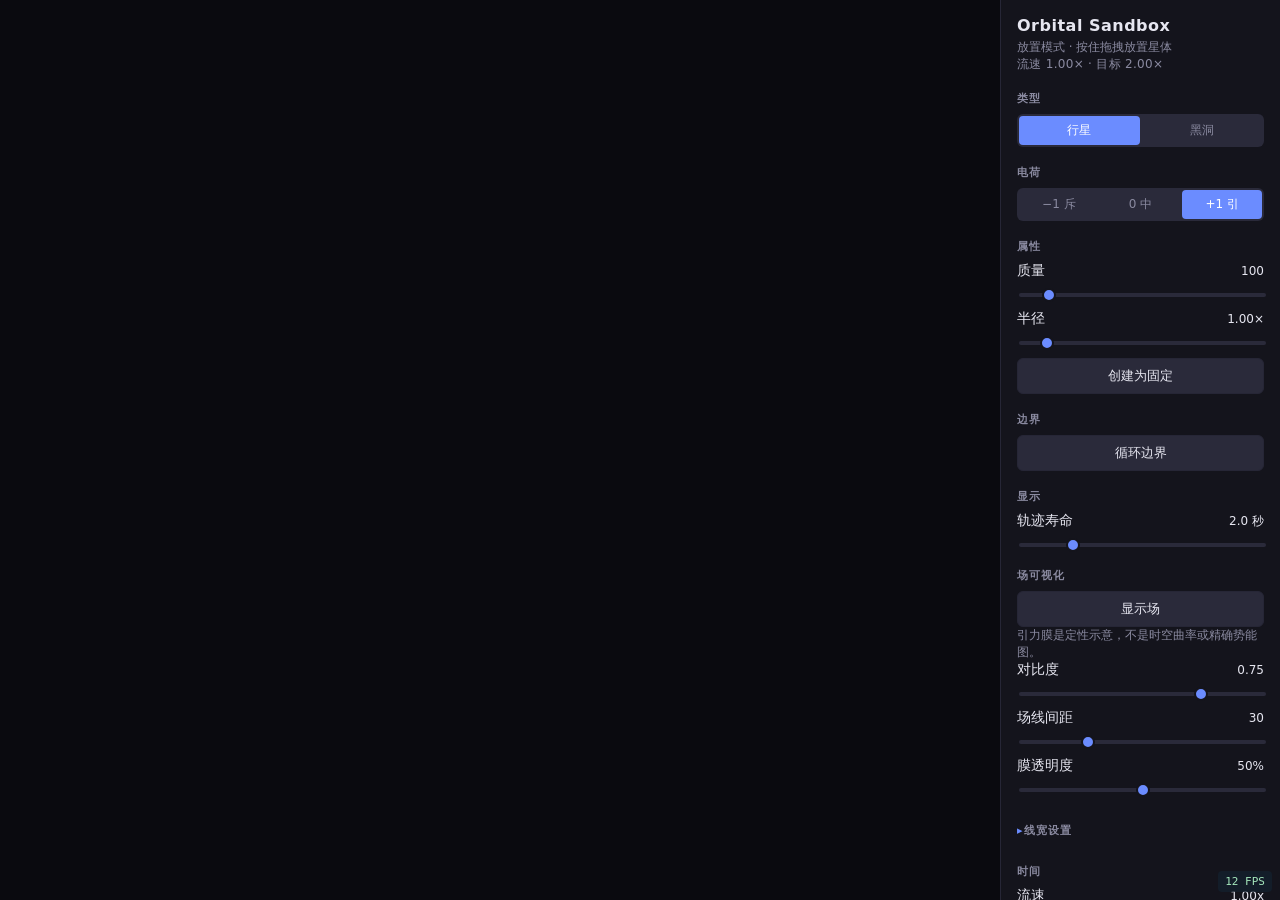
<file: index.html>
<!DOCTYPE html>
<html lang="zh-CN">
<head>
  <meta charset="UTF-8" />
  <meta name="viewport" content="width=device-width, initial-scale=1.0" />
  <title>Orbital Sandbox</title>
  <link rel="stylesheet" href="styles.css" />
</head>
<body>
  <div id="app">
    <div id="stage-wrap">
      <!-- V9.0b: single WebGL 2 canvas. renderer-webgl.js draws background,
           trail FBO, entity sprites + 9-ghost wrap mirrors (drawScene), and
           the UI overlay layers — hover ghost, drag preview, prediction
           line, selection ring, absorbing fallback (drawUI). -->
      <canvas id="stage" aria-label="重力场沙盒画布"></canvas>
      <!-- Shown if WebGL 2 is unavailable; renderer-webgl.js sets text + un-hides. -->
      <div id="webgl-error" role="alert" hidden></div>
    </div>

    <aside id="panel" aria-label="控制面板">
      <header class="panel-header">
        <h1>Orbital Sandbox</h1>
        <p class="hint" id="mode-hint">放置模式 · 按住拖拽放置星体</p>
        <p class="hint header-time" id="header-time">流速 1.00× · 目标 2.00×</p>
      </header>

      <section class="group">
        <h2>类型</h2>
        <div class="seg" role="radiogroup" aria-label="实体类型">
          <button class="seg-btn active" data-type="planet" role="radio" aria-checked="true">行星</button>
          <button class="seg-btn" data-type="black_hole" role="radio" aria-checked="false">黑洞</button>
        </div>
      </section>

      <section class="group">
        <h2>电荷</h2>
        <div class="seg" role="radiogroup" aria-label="电荷态">
          <button class="seg-btn" data-charge="-1" role="radio" aria-checked="false">−1 斥</button>
          <button class="seg-btn" data-charge="0" role="radio" aria-checked="false">0 中</button>
          <button class="seg-btn active" data-charge="1" role="radio" aria-checked="true">+1 引</button>
        </div>
      </section>

      <section class="group">
        <h2>属性</h2>
        <label>
          <span class="row"><span>质量</span><span class="val" id="mass-val">100</span></span>
          <input type="range" id="mass" min="1" max="1000" step="1" value="100" />
        </label>
        <label>
          <span class="row"><span>半径</span><span class="val" id="radius-val">1.00×</span></span>
          <input type="range" id="radius" min="0.1" max="10" step="0.05" value="1" />
        </label>
        <div class="btn-row" style="margin-top: 8px;">
          <button id="pending-pin-btn" class="btn" type="button">创建为固定</button>
        </div>
      </section>

      <section class="group">
        <h2>边界</h2>
        <div class="btn-row">
          <button id="boundary-btn" class="btn" type="button">循环边界</button>
        </div>
      </section>

      <section class="group">
        <h2>显示</h2>
        <label>
          <span class="row"><span>轨迹寿命</span><span class="val" id="trail-val">2.0 秒</span></span>
          <input type="range" id="trail" min="0" max="500" step="1" value="100" />
        </label>
      </section>

      <!-- V9.1: gravitational field visualization. Default OFF → drawField is
           gated by state.showField, so zero GPU cost when hidden. -->
      <section class="group">
        <h2>场可视化</h2>
        <div class="btn-row">
          <button id="field-btn" class="btn" type="button">显示场</button>
        </div>
        <p class="hint">引力膜是定性示意，不是时空曲率或精确势能图。</p>
        <label>
          <span class="row"><span>对比度</span><span class="val" id="field-contrast-val">0.75</span></span>
          <input type="range" id="field-contrast" min="0" max="1" step="0.05" value="0.75" />
        </label>
        <label>
          <span class="row"><span>场线间距</span><span class="val" id="field-spacing-val">30</span></span>
          <input type="range" id="field-spacing" min="12" max="80" step="2" value="30" />
        </label>
        <label>
          <span class="row"><span>膜透明度</span><span class="val" id="membrane-opacity-val">50%</span></span>
          <input type="range" id="membrane-opacity" min="0" max="1" step="0.01" value="0.5" />
        </label>
        <!-- view-tilt is rubber-sheet-only (oblique projection); hidden in the
             default '2d' centered radial mode. Reachable via ?field=rubber-sheet. -->
        <label hidden title="橡皮膜视角倾角：90°=俯视（平面），45°=经典斜视，30°=强斜视。仅 rubber-sheet 模式生效。">
          <span class="row"><span>视角倾角</span><span class="val" id="view-tilt-val">45°</span></span>
          <input type="range" id="view-tilt" min="30" max="90" step="1" value="45" />
        </label>
      </section>

      <details class="group collapsible">
        <summary>线宽设置</summary>
        <label>
          <span class="row"><span>轨迹线宽</span><span class="val" id="trail-width-val">3.0 px</span></span>
          <input type="range" id="trail-width" min="1" max="6" step="0.5" value="3" />
        </label>
      </details>

      <section class="group">
        <h2>时间</h2>
        <label>
          <span class="row"><span>流速</span><span class="val" id="time-scale-val">1.00x</span></span>
          <input type="range" id="time-scale" min="0" max="3" step="0.05" value="1" />
        </label>
        <div class="btn-row">
          <button id="pause-btn" class="btn">暂停</button>
        </div>
      </section>

      <section class="group">
        <h2>操作</h2>
        <div class="btn-row">
          <button id="edit-btn" class="btn">编辑模式</button>
          <button id="clear-btn" class="btn danger">清空沙盘</button>
        </div>
        <div class="btn-row" style="margin-top: 8px;">
          <button id="bg-theme-btn" class="btn" type="button">浅色背景</button>
        </div>
        <div class="btn-row" style="margin-top: 8px;">
          <button id="dump-state-btn" class="btn" type="button" title="开启后按 D 截取状态快照">状态录制：关 (点击开启)</button>
        </div>
        <p class="hint" id="selection-hint" hidden></p>
      </section>

      <section class="group" id="selection-controls" hidden>
        <h2>选中实体</h2>
        <div class="btn-row">
          <button id="pin-btn" class="btn">固定</button>
          <button id="delete-entity-btn" class="btn danger">删除</button>
        </div>
      </section>

      <details class="group collapsible" id="advanced-tuning">
        <summary>高级调参</summary>
        <label>
          <span class="row"><span>引力常数 G</span><span class="val" id="tune-G-val">80</span></span>
          <input type="range" id="tune-G" min="10" max="500" step="5" value="80" />
        </label>
        <label>
          <span class="row"><span>弹性系数 e</span><span class="val" id="tune-restitution-val">0.30</span></span>
          <input type="range" id="tune-restitution" min="0" max="1" step="0.05" value="0.3" />
        </label>
        <label>
          <span class="row"><span>弹弓速度系数</span><span class="val" id="tune-K-val">0.70</span></span>
          <input type="range" id="tune-K" min="0.1" max="2" step="0.05" value="0.7" />
        </label>
        <label>
          <span class="row"><span>吞噬时长</span><span class="val" id="tune-absorb-val">0.3 秒</span></span>
          <input type="range" id="tune-absorb" min="0.1" max="2" step="0.1" value="0.3" />
        </label>
        <label>
          <span class="row"><span>软化距离 ε</span><span class="val" id="tune-eps-val">4.0 px</span></span>
          <input type="range" id="tune-eps" min="0" max="30" step="0.5" value="4" />
        </label>
        <label>
          <span class="row"><span>预测时长</span><span class="val" id="tune-predict-val">5.0 秒</span></span>
          <input type="range" id="tune-predict" min="1" max="15" step="0.5" value="5" />
        </label>
        <label title="同时接触对超过此值时，求解器自动加倍迭代次数；0 = 永远加倍；20 = 实际不会触发。默认 4 适合典型场景。">
          <span class="row"><span>过穿自适应阈值</span><span class="val" id="tune-overlap-val">4</span></span>
          <input type="range" id="tune-overlap" min="0" max="20" step="1" value="4" />
        </label>
        <label title="接触弹簧自然频率 ω₀（rad/s）。F = k·x 中 k = m·ω₀²。越高→接触越脆响、收敛越快、感觉越刚；越低→越软、收敛慢、可见渗透增加。此设置仅作用于已存在、创建时未重叠或已分离的物体；任何 spawn-重叠仍在解算中的物体期间，世界刚度自动钳位到安全值（6），减少创建重叠时的剧烈弹开。">
          <span class="row"><span>接触刚度 ω₀</span><span class="val" id="tune-stiffness-val">6</span></span>
          <input type="range" id="tune-stiffness" min="2" max="60" step="1" value="6" />
        </label>
        <div class="btn-row" style="margin-top: 8px;">
          <button id="tune-reset-btn" class="btn" type="button">恢复默认</button>
        </div>
      </details>

      <footer class="panel-footer">
        <span id="entity-count">0 个实体</span>
      </footer>
    </aside>
  </div>

  <script type="importmap">
  {
    "imports": {
      "@dimforge/rapier2d-compat": "https://esm.sh/@dimforge/rapier2d-compat@0.19.3"
    }
  }
  </script>
  <!-- Cache-buster: bump this when shipping changes that need a fresh module
       load (Chrome holds onto module bytes aggressively across reloads). -->
  <script type="module" src="src/main.js?v=20261102-maintenance"></script>
</body>
</html>
</file>
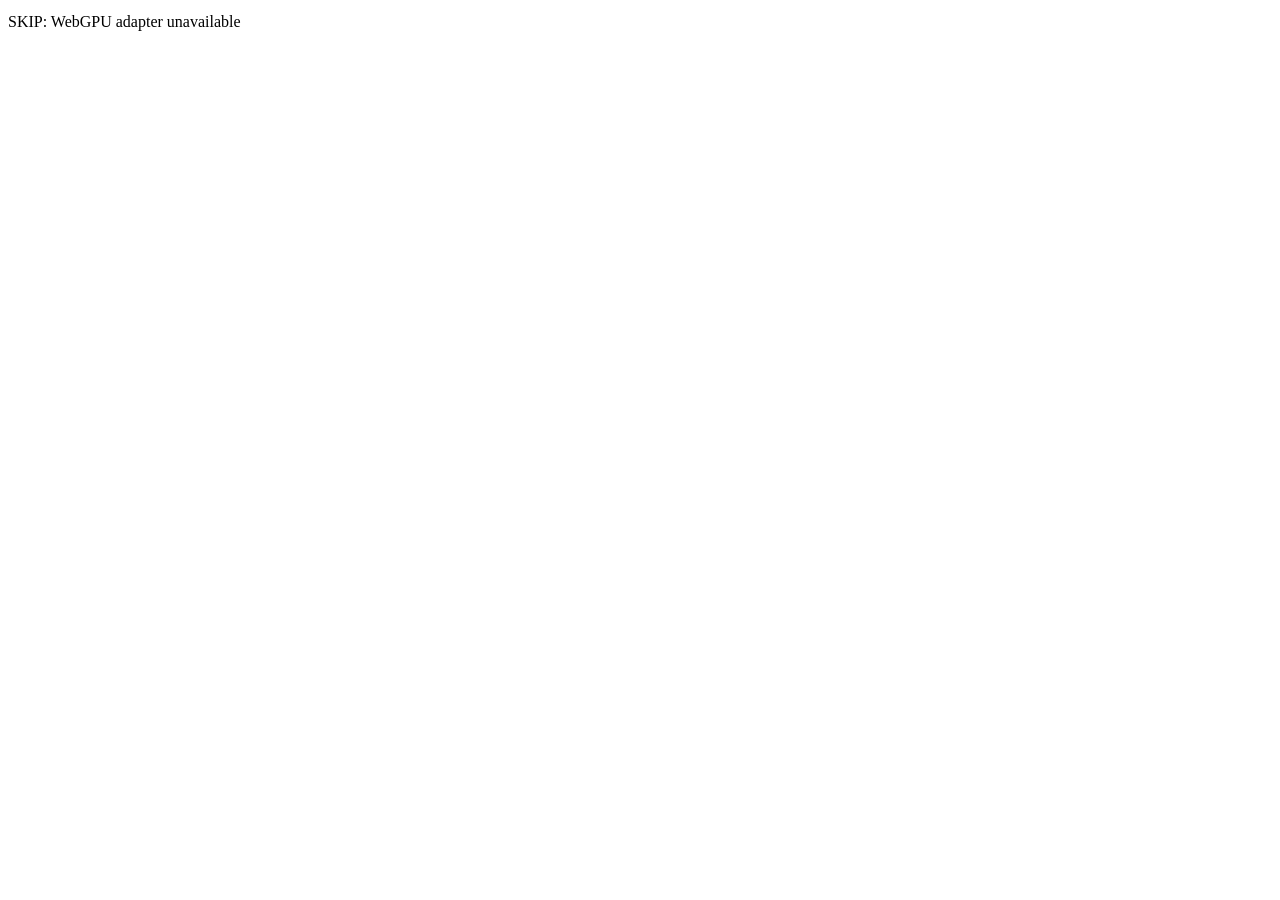
<file: tests/gpu-mutation.test.html>
<!doctype html><meta charset="utf-8"><title>GPU mutation regression</title><pre id="output"></pre><div class="summary">Running…</div>
<script type="importmap">{"imports":{"@dimforge/rapier2d-compat":"https://esm.sh/@dimforge/rapier2d-compat@0.19.3"}}</script>
<script type="module">
import {state} from '../src/state.js';
import {createBackend} from '../src/physics-backend.js';
import {computeAccelerations} from '../src/physics.js';
const summary=document.querySelector('.summary'),output=document.querySelector('#output');let backend;
try{
 if(!navigator.gpu||!(await navigator.gpu.requestAdapter())){summary.textContent='SKIP: WebGPU adapter unavailable';summary.classList.add('ok');}
 else {
  state.viewport={width:6000,height:6000};state.boundaryMode='destroy';
  const body=(id)=>({id,type:'planet',x:100+(id%20)*200,y:100+Math.floor(id/20)*200,vx:0,vy:0,radius:1,mass:10+id,charge:1,pinned:false,absorbing:false});
  state.entities=Array.from({length:300},(_,i)=>body(i));backend=await createBackend();await backend.init(state.entities);backend.prepareFrame(state.entities);
  let maps=0;const original=GPUBuffer.prototype.mapAsync;GPUBuffer.prototype.mapAsync=function(...args){maps++;return original.apply(this,args)};
  let maxError=0;
  try{
   const pending=backend.step(state.entities,1/60,state.viewport,'destroy',true);
   // Same-sized array with different identities defeats count-only guards.
   state.entities.shift();state.entities.push(body(300));state.entities[0].mass=1000;
   const expected=state.entities.map(()=>({}));computeAccelerations(state.entities,expected);
   await pending;
   if(!maps)throw new Error('GPU path did not execute');
   for(let i=0;i<state.entities.length;i++)for(const [v,a] of [['vx','ax'],['vy','ay']])maxError=Math.max(maxError,Math.abs(state.entities[i][v]-expected[i][a]/60));
   if(!(maxError<1e-5))throw new Error(`Stale GPU array applied: error=${maxError}`);
  }finally{GPUBuffer.prototype.mapAsync=original}
  output.textContent=JSON.stringify({maps,maxVelocityError:maxError});summary.textContent='GPU scene-mutation regression passed';summary.classList.add('ok');
 }
}catch(e){summary.textContent=e.stack;summary.classList.add('bad');console.error(e)}finally{backend?.destroy()}
</script>
</file>
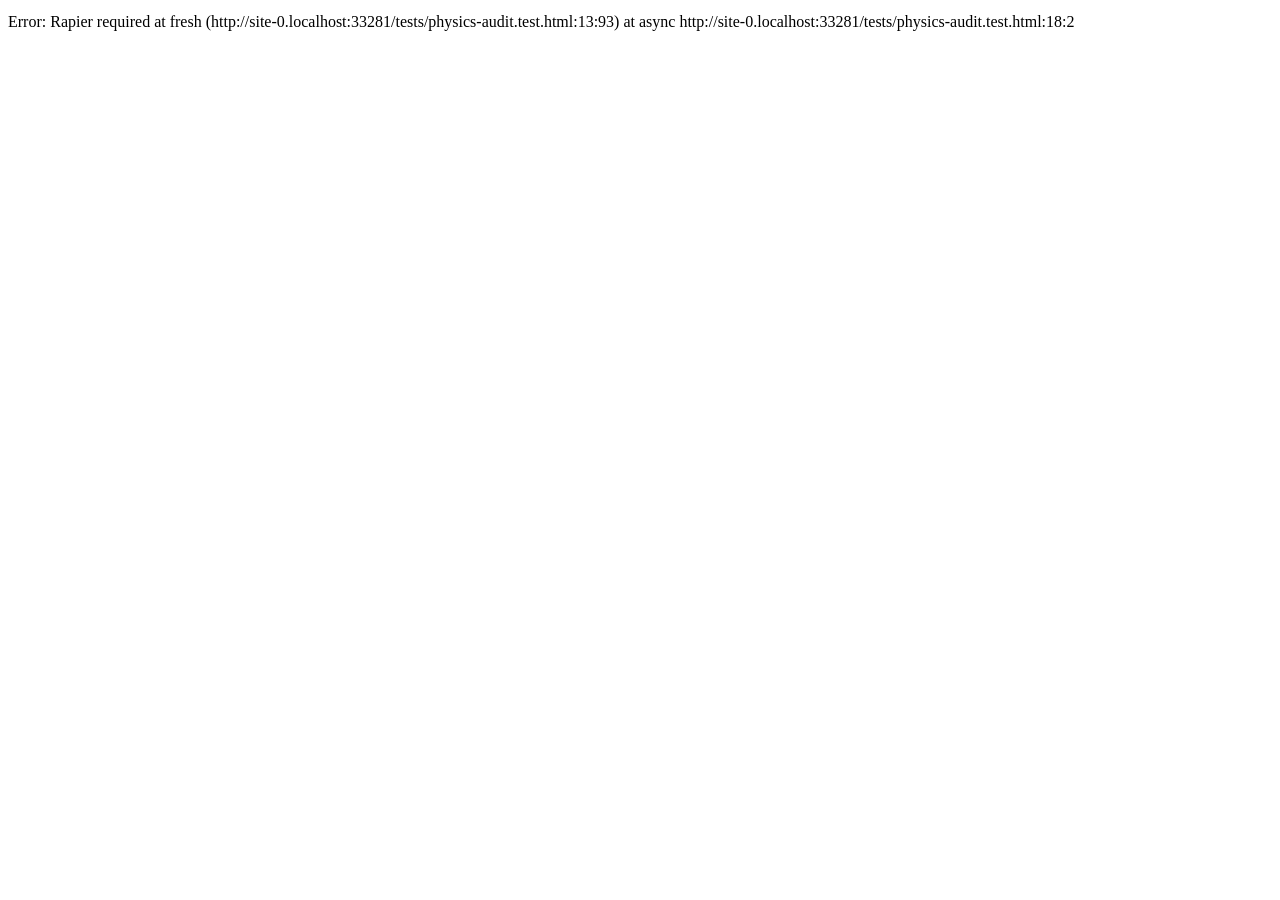
<file: tests/physics-audit.test.html>
<!doctype html><meta charset="utf-8"><title>Physics audit</title>
<pre id="output"></pre><div class="summary">Running…</div>
<script type="importmap">{"imports":{"@dimforge/rapier2d-compat":"https://esm.sh/@dimforge/rapier2d-compat@0.19.3"}}</script>
<script type="module">
import {state,DEFAULTS_TUNING} from '../src/state.js';
import {createBackend} from '../src/physics-backend.js';
const out=document.querySelector('#output'),summary=document.querySelector('.summary');
let backend,passed=0;
const check=(ok,name,data)=>{out.textContent+=`${ok?'PASS':'FAIL'} ${name}: ${JSON.stringify(data)}\n`;if(!ok)throw new Error(name);passed++};
const body=(id,x,y,vx=0,vy=0,extra={})=>({id,type:'planet',x,y,vx,vy,mass:100,radius:14,charge:1,pinned:false,absorbing:false,...extra});
async function fresh(es,mode='destroy'){
 backend?.destroy();Object.assign(state,DEFAULTS_TUNING);state.entities=es;state.viewport={width:1200,height:900};state.boundaryMode=mode;
 backend=await createBackend();await backend.init(es);if(state.backendName!=='rapier')throw new Error('Rapier required');
}
async function step(n){for(let i=0;i<n;i++){backend.prepareFrame(state.entities);await backend.step(state.entities,1/60,state.viewport,state.boundaryMode,true)}}
try{
 const d=200,soft=28,v=Math.sqrt(80*100*d/(d*d+soft*soft)**1.5*d/2);
 await fresh([body(1,500,450,0,v),body(2,700,450,0,-v)]);
 const energy=()=>{const[a,b]=state.entities;return 0.5*a.mass*(a.vx*a.vx+a.vy*a.vy)+0.5*b.mass*(b.vx*b.vx+b.vy*b.vy)-state.G*a.mass*b.mass/Math.sqrt((a.x-b.x)**2+(a.y-b.y)**2+soft*soft)};
 const e0=energy();let maxDrift=0,maxCom=0;
 for(let i=0;i<36000;i++){await step(1);maxDrift=Math.max(maxDrift,Math.abs((energy()-e0)/e0));const[a,b]=state.entities;maxCom=Math.max(maxCom,Math.hypot((a.x+b.x)/2-600,(a.y+b.y)/2-450));}
 check(maxDrift<0.005&&maxCom<0.1,'600 simulated seconds of a softened circular orbit',{maxRelativeEnergyDrift:maxDrift,maxComDriftPx:maxCom,periodSeconds:2*Math.PI*100/v});
 async function collision(wrap){await fresh(wrap?[body(1,30,450,-30,0,{charge:0}),body(2,1170,450,30,0,{charge:0})]:[body(1,570,450,30,0,{charge:0}),body(2,630,450,-30,0,{charge:0})],wrap?'wrap':'destroy');state.G=0;state.elasticRestitution=1;await step(120);return state.entities.map(e=>e.vx)}
 const interior=await collision(false),seam=await collision(true);
 check(Math.abs(interior[0]+30)<0.1&&Math.abs(seam[0]-30)<0.1&&Math.abs(interior[0]+seam[0])<0.1,'restitution edit and equivalent interior/seam collisions',{interior,seam});
 check(Math.abs(seam[0]+seam[1])<0.1,'wrap collision total momentum',{sumV:seam[0]+seam[1]});
 await fresh([body(1,400,450,0,0,{radius:1.4,charge:0,pinned:true}),body(2,395,450,300,0,{radius:1.4,charge:0})]);state.G=0;state.elasticRestitution=1;await step(5);
 check(state.entities[1].x<400,'small fast body cannot tunnel through pinned body',{x:state.entities[1].x,vx:state.entities[1].vx});
 for(const pinnedId of [1,2]) {
  const mover=body(pinnedId===1?2:1,1170,450,30,0,{charge:0});
  const wall=body(pinnedId,5,450,0,0,{charge:0,pinned:true});
  await fresh([wall,mover],'wrap');state.G=0;state.elasticRestitution=1;await step(90);
  check(Math.abs(wall.x-5)<1e-6&&mover.vx<-29.9,'pinned wrap collider mirrors infinite mass',{pinnedId,vx:mover.vx});
 }
 summary.textContent=`${passed} physics audits passed`;summary.classList.add('ok');
}catch(e){summary.textContent=e.stack;summary.classList.add('bad');console.error(e)}finally{backend?.destroy()}
</script>
</file>
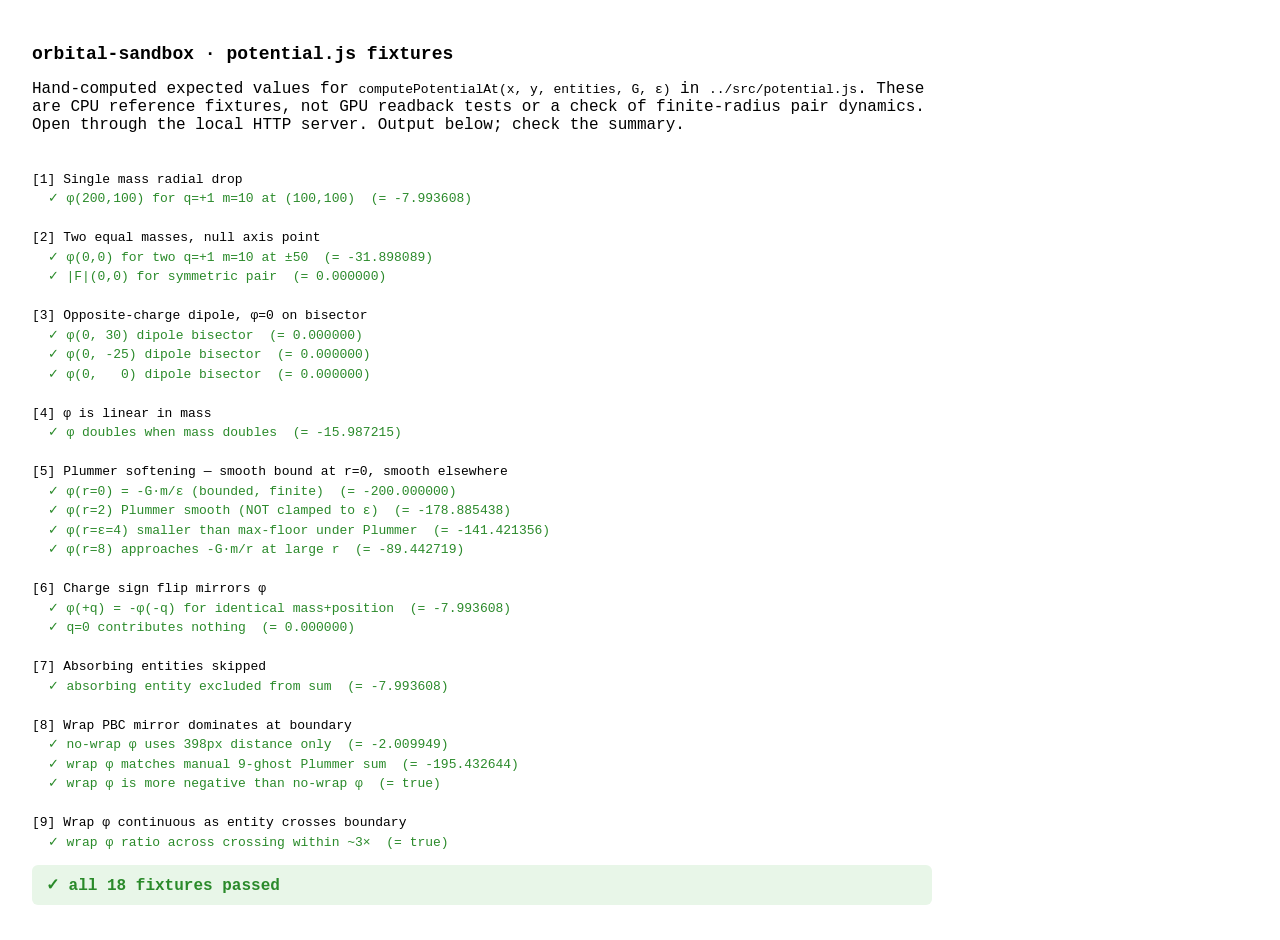
<file: tests/potential.test.html>
<!DOCTYPE html>
<html lang="en">
<head>
  <meta charset="UTF-8" />
  <title>orbital-sandbox · potential.js fixtures</title>
  <style>
    body { font-family: ui-monospace, monospace; padding: 24px; max-width: 900px; }
    h1 { font-size: 18px; }
    pre { white-space: pre-wrap; font-size: 13px; line-height: 1.5; }
    .pass { color: #2a8a2a; }
    .fail { color: #c33; font-weight: bold; }
    .summary { padding: 10px 14px; border-radius: 6px; margin-top: 12px; font-weight: bold; }
    .summary.ok { background: #e8f6e8; color: #2a8a2a; }
    .summary.bad { background: #fde8e8; color: #c33; }
  </style>
</head>
<body>
  <h1>orbital-sandbox · potential.js fixtures</h1>
  <p>
    Hand-computed expected values for <code>computePotentialAt(x, y, entities, G, ε)</code>
    in <code>../src/potential.js</code>. These are CPU reference fixtures,
    not GPU readback tests or a check of finite-radius pair dynamics.
    Open through the local HTTP server. Output below; check the summary.
  </p>
  <pre id="output"></pre>

  <script type="module">
    import { computePotentialAt, computeForceDirAt } from '../src/potential.js';

    const out = document.getElementById('output');
    let passed = 0, failed = 0;
    function log(line, cls) { out.innerHTML += `<span class="${cls || ''}">${line}</span>\n`; }
    function approxEq(actual, expected, tol = 1e-9) {
      return Math.abs(actual - expected) <= tol;
    }
    function check(name, actual, expected, tol = 1e-9) {
      const ok = approxEq(actual, expected, tol);
      if (ok) {
        passed++;
        log(`  ✓ ${name}  (= ${typeof actual === 'number' ? actual.toFixed(6) : actual})`, 'pass');
      } else {
        failed++;
        log(`  ✗ ${name}  expected ${expected}  got ${actual}`, 'fail');
      }
    }

    // ─── Test entity helper ────────────────────────────────────────
    // Minimum shape matching production entities for the potential math:
    // { x, y, mass, charge, absorbing }. Other fields (id, type, color)
    // don't affect computePotentialAt and are omitted here.
    const E = (x, y, mass, charge, absorbing = null) => ({ x, y, mass, charge, absorbing });

    const G = 80;     // matches DEFAULTS_TUNING.G in state.js
    const EPS = 4;    // matches DEFAULTS_TUNING.epsilon

    // Plummer softening helper: matches src/potential.js exactly.
    const plummerPhi = (r, m, q = 1, g = G, eps = EPS) =>
      -g * q * m / Math.sqrt(r * r + eps * eps);

    // ─── Fixture 1: single-mass radial drop ────────────────────────
    // One entity at (100, 100), q=+1, m=10. At probe (200, 100), r=100.
    // Plummer: φ = -G · 10 / sqrt(100² + 4²). For r >> ε the difference
    // from the unsoftened -G·10/100 is small (~0.08%), but the test
    // compares against the exact Plummer expected value.
    log('\n[1] Single mass radial drop');
    {
      const ents = [E(100, 100, 10, 1)];
      const phi = computePotentialAt(200, 100, ents, G, EPS);
      check('φ(200,100) for q=+1 m=10 at (100,100)', phi, plummerPhi(100, 10), 1e-9);
    }

    // ─── Fixture 2: two-mass symmetry → gradient zero at origin ────
    // Entities at (-50, 0) and (+50, 0), both q=+1, m=10. At origin,
    // r=50 to each, so φ = 2 · plummerPhi(50, 10).
    // computeForceDirAt at origin should return mag=0 (symmetric cancellation).
    log('\n[2] Two equal masses, null axis point');
    {
      const ents = [E(-50, 0, 10, 1), E(50, 0, 10, 1)];
      const phi = computePotentialAt(0, 0, ents, G, EPS);
      check('φ(0,0) for two q=+1 m=10 at ±50', phi, 2 * plummerPhi(50, 10), 1e-9);
      const f = computeForceDirAt(0, 0, ents, G, EPS);
      check('|F|(0,0) for symmetric pair', f.mag, 0, 1e-9);
    }

    // ─── Fixture 3: opposite-charge dipole on bisector ─────────────
    // Entity at (-50, 0) q=+1 m=10; entity at (+50, 0) q=-1 m=10.
    // At any point (0, y) on the perpendicular bisector, r is the same to
    // both. φ = -G·(+1)·10/r + -G·(-1)·10/r = 0. Test at y=30.
    log('\n[3] Opposite-charge dipole, φ=0 on bisector');
    {
      const ents = [E(-50, 0, 10, 1), E(50, 0, 10, -1)];
      check('φ(0, 30) dipole bisector', computePotentialAt(0, 30, ents, G, EPS), 0);
      check('φ(0, -25) dipole bisector', computePotentialAt(0, -25, ents, G, EPS), 0);
      check('φ(0,   0) dipole bisector', computePotentialAt(0,   0, ents, G, EPS), 0);
    }

    // ─── Fixture 4: linearity in mass ──────────────────────────────
    // Doubling mass doubles φ (everything else equal).
    log('\n[4] φ is linear in mass');
    {
      const ents10 = [E(0, 0, 10, 1)];
      const ents20 = [E(0, 0, 20, 1)];
      const phi10 = computePotentialAt(100, 0, ents10, G, EPS);
      const phi20 = computePotentialAt(100, 0, ents20, G, EPS);
      check('φ doubles when mass doubles', phi20, 2 * phi10, 1e-9);
    }

    // ─── Fixture 5: Plummer ε softening prevents r→0 singularity ──
    // At the entity's own position (r=0), without softening we'd get
    // φ = -∞. With Plummer softening, safeR = sqrt(r²+ε²) → at r=0
    // safeR = ε = 4 and φ = -G·m/ε = -200. As r grows, φ smoothly
    // transitions (no kink at r=ε like the old max-floor had).
    log('\n[5] Plummer softening — smooth bound at r=0, smooth elsewhere');
    {
      const ents = [E(0, 0, 10, 1)];
      check('φ(r=0) = -G·m/ε (bounded, finite)',
        computePotentialAt(0, 0, ents, G, EPS), plummerPhi(0, 10), 1e-9);
      // At r=2: sqrt(4+16) = sqrt(20). NOT clamped to ε any more —
      // Plummer interpolates smoothly between r=0 and r >> ε.
      check('φ(r=2) Plummer smooth (NOT clamped to ε)',
        computePotentialAt(2, 0, ents, G, EPS), plummerPhi(2, 10), 1e-9);
      // At r=ε: sqrt(16+16) = sqrt(32). Old max-floor would say -200; new
      // Plummer says -G·10/sqrt(32) ≈ -141.42 — about 30% smaller.
      check('φ(r=ε=4) smaller than max-floor under Plummer',
        computePotentialAt(4, 0, ents, G, EPS), plummerPhi(4, 10), 1e-9);
      // At r=8: sqrt(64+16) = sqrt(80). For r >> ε, approaches -G·m/r.
      check('φ(r=8) approaches -G·m/r at large r',
        computePotentialAt(8, 0, ents, G, EPS), plummerPhi(8, 10), 1e-9);
      // The smoothness of Plummer vs the kinkiness of the old max-floor is
      // already captured by the r=2 and r=ε checks above: with max-floor
      // both would equal -200 (still inside the floor plateau); with
      // Plummer they evaluate to -178.9 and -141.4 respectively. A
      // separate numerical-derivative check at r=0 would just restate the
      // same fact and is sensitive to discretization noise.
    }

    // ─── Fixture 6: charge sign flip mirrors φ ─────────────────────
    log('\n[6] Charge sign flip mirrors φ');
    {
      const probeX = 200, probeY = 100;
      const entsPos = [E(100, 100, 10, +1)];
      const entsNeg = [E(100, 100, 10, -1)];
      const phiPos = computePotentialAt(probeX, probeY, entsPos, G, EPS);
      const phiNeg = computePotentialAt(probeX, probeY, entsNeg, G, EPS);
      check('φ(+q) = -φ(-q) for identical mass+position', phiPos, -phiNeg, 1e-9);
      check('q=0 contributes nothing',
        computePotentialAt(probeX, probeY, [E(100, 100, 10, 0)], G, EPS),
        0);
    }

    // ─── Fixture 7: absorbing entities are skipped ─────────────────
    log('\n[7] Absorbing entities skipped');
    {
      const ents = [
        E(100, 100, 10, 1),                                          // visible
        E(150, 100, 10, 1, { blackHoleId: 99, elapsedSim: 0.1 }),    // absorbing → skip
      ];
      const phi = computePotentialAt(200, 100, ents, G, EPS);
      // Only the visible one contributes at r=100.
      check('absorbing entity excluded from sum', phi, plummerPhi(100, 10), 1e-9);
    }

    // ─── Fixture 8: wrap-mode PBC continuity at boundary ───────────
    // Entity at left edge (x=1) with viewport W=400, H=200. Probe at right
    // edge (x=399). Without wrap → only direct contribution at r ≈ 398.
    // With wrap → also include the right-mirror at x=401 (r ≈ 2). The
    // mirror dominates because 1/sqrt(4+ε²) >> 1/sqrt(398²+ε²). Both use
    // Plummer softening.
    log('\n[8] Wrap PBC mirror dominates at boundary');
    {
      const W = 400, H = 200;
      const ents = [E(1, 100, 10, 1)];
      const probeX = 399, probeY = 100;
      const phiNoWrap = computePotentialAt(probeX, probeY, ents, G, EPS);
      const phiWrap = computePotentialAt(probeX, probeY, ents, G, EPS, { width: W, height: H });
      check('no-wrap φ uses 398px distance only', phiNoWrap, plummerPhi(398, 10), 1e-9);
      // With wrap, 9 ghost offsets (-W..W, -H..H). Sum each Plummer-softened.
      const expected = [
        [1 - W, 100 - H], [1, 100 - H], [1 + W, 100 - H],
        [1 - W, 100    ], [1, 100    ], [1 + W, 100    ],
        [1 - W, 100 + H], [1, 100 + H], [1 + W, 100 + H],
      ].reduce((acc, [ex, ey]) => {
        const dx = probeX - ex, dy = probeY - ey;
        const r = Math.sqrt(dx * dx + dy * dy);
        return acc + plummerPhi(r, 10);
      }, 0);
      check('wrap φ matches manual 9-ghost Plummer sum', phiWrap, expected, 1e-9);
      // Sanity: wrap version is much more negative (closer well from the mirror).
      check('wrap φ is more negative than no-wrap φ', phiWrap < phiNoWrap * 10, true, 0);
    }

    // ─── Fixture 9: wrap-mode continuity across crossing ───────────
    // Same entity crossing from x=W-1 to x=1 should produce nearly the
    // same φ at a probe near x=W-3 in wrap mode (the right-mirror at
    // x+W ≈ W+1 hands off the influence smoothly). Without wrap the
    // probe would see φ change drastically as the entity teleports.
    log('\n[9] Wrap φ continuous as entity crosses boundary');
    {
      const W = 400, H = 200;
      const bnd = { width: W, height: H };
      // Entity just before crossing
      const entsBefore = [E(W - 1, 100, 10, 1)];
      // Entity just after crossing (teleported via wrap)
      const entsAfter  = [E(1,     100, 10, 1)];
      const probeX = W - 3, probeY = 100;
      const phiBefore = computePotentialAt(probeX, probeY, entsBefore, G, EPS, bnd);
      const phiAfter  = computePotentialAt(probeX, probeY, entsAfter,  G, EPS, bnd);
      // The two should be nearly equal — the entity at x=W-1 was 2px to
      // the right of the probe, and after wrap is at x=1 with right-mirror
      // at x=W+1 → 4px to the right of probe (W-3 → W+1). Distances
      // 2 vs 4 → contributions differ by 2×. Not equal but should be
      // continuous (no order-of-magnitude jump like 1/2 vs 1/(W-3)≈1/397).
      const ratio = phiAfter / phiBefore;
      check('wrap φ ratio across crossing within ~3×', ratio > 0.25 && ratio < 4.0, true, 0);
    }

    // ─── Summary ────────────────────────────────────────────────────
    const total = passed + failed;
    const summary = document.createElement('div');
    summary.className = `summary ${failed === 0 ? 'ok' : 'bad'}`;
    summary.textContent = failed === 0
      ? `✓ all ${total} fixtures passed`
      : `✗ ${failed} of ${total} fixtures FAILED — fix before integrating with GPU shader`;
    document.body.appendChild(summary);
    console[failed === 0 ? 'log' : 'error'](
      `[potential.test] ${failed === 0 ? 'PASS' : 'FAIL'} — ${passed}/${total}`
    );
  </script>
</body>
</html>
</file>
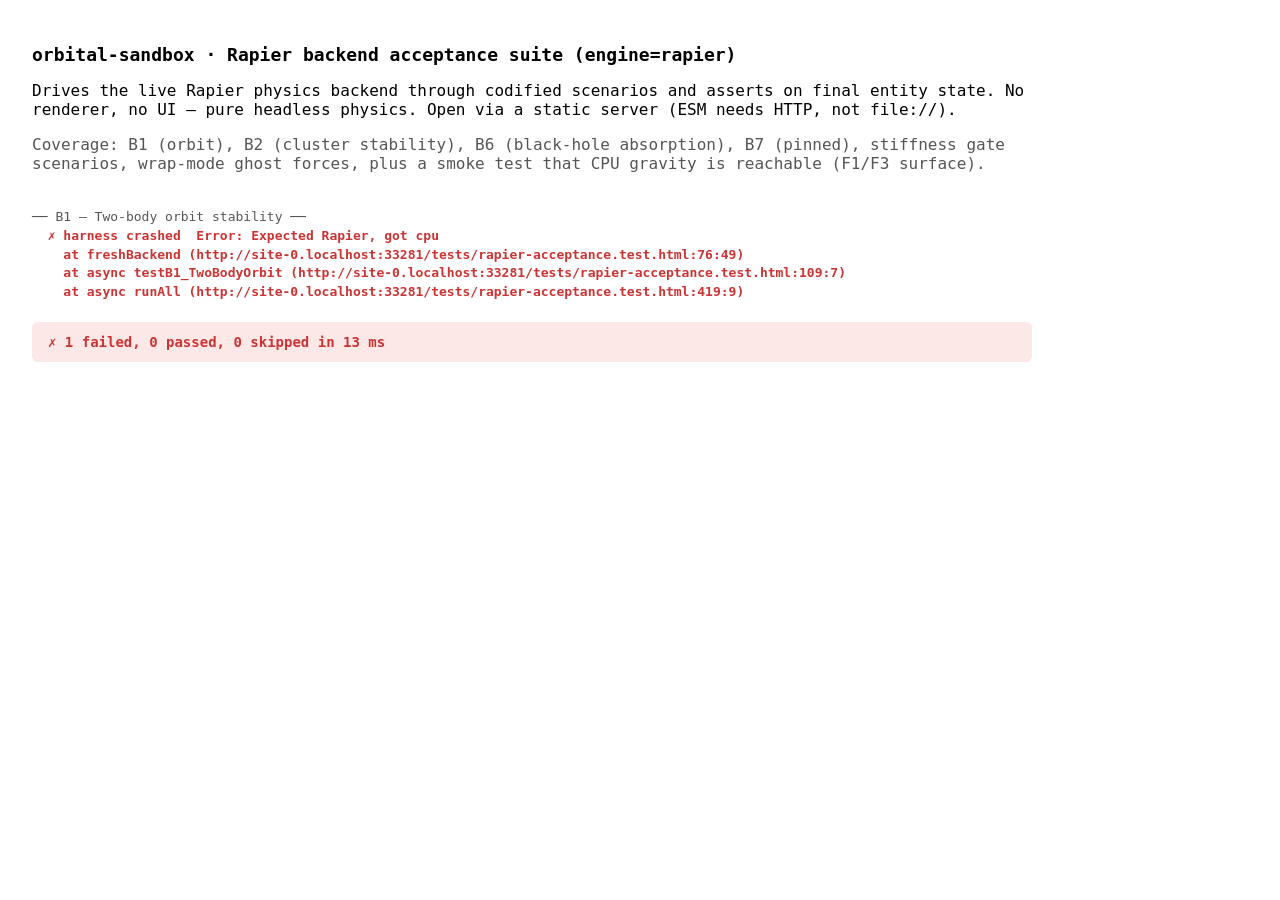
<file: tests/rapier-acceptance.test.html>
<!DOCTYPE html>
<html lang="en">
<head>
  <meta charset="UTF-8" />
  <title>orbital-sandbox · Rapier backend acceptance suite</title>
  <style>
    body { font-family: ui-monospace, monospace; padding: 24px; max-width: 1000px; }
    h1 { font-size: 18px; }
    h2 { font-size: 14px; margin-top: 22px; color: #555; }
    pre { white-space: pre-wrap; font-size: 13px; line-height: 1.45; margin: 4px 0; }
    .pass { color: #2a8a2a; }
    .fail { color: #c33; font-weight: bold; }
    .skip { color: #888; font-style: italic; }
    .info { color: #555; }
    .summary { padding: 12px 16px; border-radius: 6px; margin-top: 20px; font-weight: bold; font-size: 14px; }
    .summary.ok  { background: #e8f6e8; color: #2a8a2a; }
    .summary.bad { background: #fde8e8; color: #c33; }
    .running    { background: #fff8e0; color: #b87a00; }
  </style>
</head>
<body>
  <h1>orbital-sandbox · Rapier backend acceptance suite</h1>
  <p>
    Drives the live Rapier physics backend through codified scenarios and
    asserts on final entity state. No renderer, no UI — pure headless
    physics. Open via a static server (ESM needs HTTP, not file://).
  </p>
  <p class="info">
    Coverage: B1 (orbit), B2 (cluster stability), B6 (black-hole absorption),
    B7 (pinned), stiffness gate scenarios, wrap-mode ghost forces, plus a
    smoke test that CPU gravity is reachable (F1/F3 surface).
  </p>
  <pre id="output"></pre>
  <div id="summary" class="summary running">Running…</div>

  <script type="importmap">
  {
    "imports": {
      "@dimforge/rapier2d-compat": "https://esm.sh/@dimforge/rapier2d-compat@0.19.3"
    }
  }
  </script>

  <script type="module">
    import { state, nextEntityId, clearEntities, DEFAULTS_TUNING } from '../src/state.js';
    import { createBackend } from '../src/physics-backend.js';

    // ─── Test harness ──────────────────────────────────────────────────
    const out = document.getElementById('output');
    const summary = document.getElementById('summary');
    let passed = 0, failed = 0, skipped = 0;

    function log(line, cls) { out.innerHTML += `<span class="${cls || ''}">${line}</span>\n`; }
    function group(title) { log(`\n── ${title} ──`, 'info'); }
    function pass(name, detail = '') { passed++; log(`  ✓ ${name}${detail ? '  ' + detail : ''}`, 'pass'); }
    function fail(name, detail) { failed++; log(`  ✗ ${name}  ${detail}`, 'fail'); }
    function skip(name, reason) { skipped++; log(`  ~ ${name}  (skipped: ${reason})`, 'skip'); }
    function info(line) { log(`  · ${line}`, 'info'); }

    // ─── Backend lifecycle helpers ─────────────────────────────────────
    let backend = null;

    async function freshBackend() {
      if (backend) { try { backend.destroy(); } catch {} }
      clearEntities();
      state.viewport.width = 800;
      state.viewport.height = 600;
      state.boundaryMode = 'destroy';
      state.contactStiffness = DEFAULTS_TUNING.contactStiffness;
      // createBackend() is async and returns a NEW backend wrapper per call.
      // Each wrapper owns its own `active` field and `initialized` flag —
      // we still have to invoke init() explicitly to actually pick the
      // engine (default is CPU before init runs).
      backend = await createBackend(state.entities);
      await backend.init(state.entities);
      if (state.backendName !== "rapier") throw new Error(`Expected Rapier, got ${state.backendName}`);
      return backend;
    }

    // Engine name shown in title for clarity (?engine=rapier-worker etc.).
    const eng = new URLSearchParams(location.search).get('engine') || 'rapier';
    document.title = `Rapier acceptance suite — engine=${eng}`;
    const h1 = document.querySelector('h1');
    if (h1) h1.textContent += `  (engine=${eng})`;

    async function runSubsteps(N, dt = 1/60) {
      for (let i = 0; i < N; i++) {
        backend.prepareFrame(state.entities);
        await backend.step(state.entities, dt, state.viewport, state.boundaryMode, /*isLast=*/ i === N - 1);
      }
    }

    function makeEntity(props) {
      return {
        id: nextEntityId(),
        type: 'planet',
        x: 400, y: 300,
        vx: 0, vy: 0,
        mass: 100, radius: 14, charge: 1,
        pinned: false, color: '#88f',
        trail: [], absorbing: false,
        ...props,
      };
    }

    // ─── Test scenarios ────────────────────────────────────────────────
    async function testB1_TwoBodyOrbit() {
      group('B1 — Two-body orbit stability');
      await freshBackend();
      const v0 = 4.47;
      state.entities.push(makeEntity({ x: 300, y: 300, vy:  v0, color: '#f88' }));
      state.entities.push(makeEntity({ x: 500, y: 300, vy: -v0, color: '#88f' }));
      const KE_initial = 0.5 * 100 * v0 * v0 * 2;

      await runSubsteps(60 * 5);

      const alive = state.entities.length;
      if (alive !== 2) { fail('both bodies survive 5s', `alive=${alive}`); return; }
      pass('both bodies survive 5s');

      const cx = (state.entities[0].x + state.entities[1].x) / 2;
      const cy = (state.entities[0].y + state.entities[1].y) / 2;
      const comDrift = Math.hypot(cx - 400, cy - 300);
      if (comDrift > 10) fail('CoM stable', `drifted ${comDrift.toFixed(2)}px`);
      else pass('CoM stable', `drift ${comDrift.toFixed(2)}px ≤ 10`);

      const v1 = Math.hypot(state.entities[0].vx, state.entities[0].vy);
      const v2 = Math.hypot(state.entities[1].vx, state.entities[1].vy);
      const KE_final = 0.5 * 100 * v1*v1 + 0.5 * 100 * v2*v2;
      if (KE_final > 10 * KE_initial) fail('KE bounded', `KE blew up ${(KE_final/KE_initial).toFixed(1)}×`);
      else if (KE_final < 0.05 * KE_initial) fail('KE bounded', `KE collapsed to ${(KE_final/KE_initial).toFixed(2)}×`);
      else pass('KE bounded', `KE_final/KE_initial = ${(KE_final/KE_initial).toFixed(2)}`);
    }

    async function testB2_DenseCluster() {
      group('B2 — Dense cluster (49 bodies) does not explode');
      await freshBackend();
      const seedRng = (s => () => (s = (s * 1664525 + 1013904223) >>> 0) / 4294967296)(0xC0FFEE);
      for (let i = 0; i < 7; i++) {
        for (let j = 0; j < 7; j++) {
          state.entities.push(makeEntity({
            x: 280 + i * 35 + seedRng() * 5,
            y: 200 + j * 35 + seedRng() * 5,
            mass: 80, radius: 12,
          }));
        }
      }
      await runSubsteps(60 * 3);

      let maxSpeed = 0, anyNaN = false, alive = 0;
      for (const e of state.entities) {
        if (Number.isNaN(e.x) || Number.isNaN(e.vx)) { anyNaN = true; break; }
        const sp = Math.hypot(e.vx, e.vy);
        if (sp > maxSpeed) maxSpeed = sp;
        alive++;
      }
      if (anyNaN) { fail('no NaN', 'NaN observed'); return; }
      pass('no NaN');
      if (maxSpeed > 1500) fail('no explosive velocity', `max |v| = ${maxSpeed.toFixed(0)} px/s`);
      else pass('no explosive velocity', `max |v| = ${maxSpeed.toFixed(0)} px/s ≤ 1500`);
      info(`alive after 3s: ${alive}/49`);
    }

    async function testB6_BlackHoleAbsorption() {
      group('B6 — Black-hole absorption');
      await freshBackend();
      // Geometry: d=60 starting separation gives a_grav ≈ 22 px/s² → planet
      // crosses BH radius (30 px) within ~1.5 s. Plus initial vx=20 toward BH
      // accelerates the timeline. 3 sim-seconds is more than enough headroom.
      const bh = makeEntity({
        x: 400, y: 300, vx: 0, vy: 0, mass: 1000, radius: 30,
        type: 'black_hole', charge: 1,
      });
      const planet = makeEntity({
        x: 340, y: 300, vx: 20, vy: 0, mass: 10, radius: 8,
      });
      state.entities.push(bh, planet);

      await runSubsteps(60 * 3);

      const planetStill = state.entities.find(e => e.id === planet.id);
      const bhStill     = state.entities.find(e => e.id === bh.id);
      if (!bhStill) { fail('black hole survives', 'BH destroyed'); return; }
      pass('black hole survives');

      if (!planetStill) {
        pass('planet absorbed', 'destroyed');
      } else if (planetStill.absorbing) {
        pass('planet absorbed', 'absorbing=true');
      } else {
        const d = Math.hypot(planetStill.x - bh.x, planetStill.y - bh.y);
        if (d <= bh.radius) pass('planet absorbed', `inside BH (d=${d.toFixed(1)})`);
        else fail('planet absorbed', `planet free at d=${d.toFixed(1)}px after 4s`);
      }
    }

    async function testB7_PinnedBody() {
      group('B7 — Pinned body holds position');
      await freshBackend();
      const pinned = makeEntity({
        x: 400, y: 300, mass: 200, radius: 14,
        pinned: true, charge: 1, color: '#aaa',
      });
      const planet = makeEntity({
        x: 300, y: 300, mass: 50, radius: 10, charge: 1,
      });
      state.entities.push(pinned, planet);

      await runSubsteps(60 * 2);

      const pinnedNow = state.entities.find(e => e.id === pinned.id);
      if (!pinnedNow) { fail('pinned body survives', 'destroyed'); return; }
      const drift = Math.hypot(pinnedNow.x - 400, pinnedNow.y - 300);
      if (drift > 1) fail('pinned holds position', `drifted ${drift.toFixed(2)}px`);
      else pass('pinned holds position', `drift ${drift.toFixed(3)}px ≤ 1`);
    }

    async function testStiffness_2BodyClickPlace() {
      group('Stiffness — 2-body spawn-overlap @ ω₀=60 stays zero');
      await freshBackend();
      state.contactStiffness = 60;
      const cx = state.viewport.width / 2, cy = state.viewport.height / 2;
      state.entities.push(makeEntity({ x: cx,      y: cy }));
      state.entities.push(makeEntity({ x: cx + 20, y: cy }));
      await runSubsteps(60 * 2);

      const maxSpeed = Math.max(...state.entities.map(e => Math.hypot(e.vx, e.vy)));
      if (maxSpeed > 1) fail('2-body @ ω₀=60 residual', `maxSpeed=${maxSpeed.toFixed(2)}`);
      else pass('2-body @ ω₀=60 residual', `maxSpeed=${maxSpeed.toFixed(2)} ≤ 1`);
    }

    async function testStiffness_GravPile() {
      group('Stiffness — 8-body grav pile-up @ ω₀=60');
      await freshBackend();
      state.contactStiffness = 60;
      const cx = state.viewport.width / 2, cy = state.viewport.height / 2;
      const R = 120, N = 8;
      for (let i = 0; i < N; i++) {
        const ang = (i / N) * Math.PI * 2;
        state.entities.push(makeEntity({
          x: cx + R * Math.cos(ang),
          y: cy + R * Math.sin(ang),
          color: '#f88',
        }));
      }
      await runSubsteps(60 * 5);
      const maxSpeed = Math.max(...state.entities.map(e => Math.hypot(e.vx, e.vy)));
      const alive = state.entities.length;
      if (alive !== N) fail('all bodies alive', `alive=${alive}/${N}`);
      else pass('all bodies alive', `${alive}/${N}`);
      if (maxSpeed > 50) fail('bounded velocity', `maxSpeed=${maxSpeed.toFixed(1)} px/s`);
      else pass('bounded velocity', `maxSpeed=${maxSpeed.toFixed(1)} ≤ 50`);
    }

    async function testWrap_GhostMomentum() {
      group('Wrap — gravity pulls cross-edge pair via minimum-image');
      await freshBackend();
      state.boundaryMode = 'wrap';
      state.entities.push(makeEntity({ x:  50, y: 300, mass: 100, color: '#f88' }));
      state.entities.push(makeEntity({ x: 750, y: 300, mass: 100, color: '#88f' }));

      await runSubsteps(60 * 1);

      const a = state.entities[0], b = state.entities[1];
      if (a.vx >= 0) fail('A accelerates left (wrap)', `A.vx=${a.vx.toFixed(3)} (expected <0)`);
      else pass('A accelerates left (wrap)', `A.vx=${a.vx.toFixed(3)}`);
      if (b.vx <= 0) fail('B accelerates right (wrap)', `B.vx=${b.vx.toFixed(3)} (expected >0)`);
      else pass('B accelerates right (wrap)', `B.vx=${b.vx.toFixed(3)}`);
    }

    async function testF_CPUGravityReachable() {
      group('F1/F3 — CPU gravity path is reachable');
      await freshBackend();
      for (let i = 0; i < 100; i++) {
        const a = (i / 100) * Math.PI * 2;
        state.entities.push(makeEntity({
          x: 400 + Math.cos(a) * 100, y: 300 + Math.sin(a) * 100,
          mass: 10, radius: 6, charge: 1,
        }));
      }
      try {
        await runSubsteps(10);
        let anyMoved = 0;
        for (const e of state.entities) if (Math.abs(e.vx) + Math.abs(e.vy) > 0.001) anyMoved++;
        if (anyMoved < 80) fail('gravity actually applies', `only ${anyMoved}/100 moved`);
        else pass('gravity actually applies', `${anyMoved}/100 have nonzero v`);
      } catch (e) {
        fail('CPU gravity path runs', e.message);
      }
    }

    // ─── Regression tests (AI-blind-spot prevention) ──────────────────
    // Per /ai-regression-testing skill: write tests for bugs that were
    // FOUND, not for code that works. Each regression test name carries
    // the bug it locks in so future readers know why it exists.

    // R1 — After destroy(), the next step() call must throw immediately
    // (fail fast) rather than hanging on a postMessage to a terminated
    // worker. Original bug: v1 code-review HIGH #1 — destroy()
    // terminated the worker without rejecting in-flight, so the substep
    // loop hung silently. With v4's fire-and-forget step(), the relevant
    // post-destroy invariant is: subsequent step() throws, doesn't hang.
    async function testR1_StepAfterDestroyThrows() {
      group('R1 — step() after destroy() throws immediately (no hang)');
      await freshBackend();
      state.entities.push(makeEntity({ x: 400, y: 300 }));
      // Take down the backend.
      backend.destroy();
      // The backend reference is now dead. step() must throw within bounded
      // time. Use a hard 2s race so a hang fails the test instead of stalling
      // the whole suite.
      let threw = false;
      try {
        await Promise.race([
          (async () => {
            backend.prepareFrame(state.entities);
            await backend.step(state.entities, 1/60, state.viewport, state.boundaryMode, true);
          })(),
          new Promise((_, reject) => setTimeout(() => reject(new Error('R1 timeout — step hung 2s after destroy')), 2000)),
        ]);
      } catch (err) {
        threw = true;
        if (err.message.includes('R1 timeout')) {
          fail('R1', 'step() hung 2s after destroy — regression of v1 HIGH #1');
          backend = null;
          return;
        }
      }
      // Reset reference for next test
      backend = null;
      if (threw) pass('R1', 'step() after destroy threw synchronously');
      else fail('R1', 'step() resolved after destroy — dead-flag guard missing');
    }

    // R2 — During the BH absorption animation, the prey entity must stay
    // alive in state.entities until updateAbsorptions completes the
    // animation. Worker-mode applyStepDone (with sentSet/returnedSet
    // diff) must NOT splice the prey while it's mid-animation, because
    // the animation lifecycle is owned by main thread. Bug: v1 worker
    // code-review HIGH #3 — early version would splice on the first
    // step after the worker absorbed the body, popping it before the
    // animation finished. Setup uses REAL absorption (matches B6) so
    // both backends exercise the same lifecycle path.
    async function testR2_AbsorbingNotSpliced() {
      group('R2 — mid-absorbing entity stays alive during animation');
      await freshBackend();
      // Reuse B6's proven geometry: planet OUTSIDE BH sensor with inward
      // velocity. Must ENTER the BH's sensor to trigger absorption (BHs
      // are sensors, not solid colliders — spawn-inside misses the enter
      // event). With G=80, mass=1000, d=60, vx=20: planet crosses BH
      // surface in ~1.5s. Poll per-substep to catch absorbing flag during
      // its 0.3s animation window.
      const bh = makeEntity({
        x: 400, y: 300, vx: 0, vy: 0, mass: 1000, radius: 30,
        type: 'black_hole', charge: 1,
      });
      const planet = makeEntity({
        x: 340, y: 300, vx: 20, vy: 0, mass: 10, radius: 8,
      });
      state.entities.push(bh, planet);

      let captured = null;
      let absorbingSeenSubstep = -1;
      // Poll per-substep up to 3 sim-seconds (180 substeps). Capture
      // first sighting of absorbing flag.
      for (let i = 0; i < 180 && !captured; i++) {
        await runSubsteps(1);
        captured = state.entities.find(e => e.absorbing);
        if (captured) absorbingSeenSubstep = i;
      }
      if (!captured) {
        fail('R2', 'absorption never triggered after 180 substeps (3 sim-sec) — collision setup broken');
        return;
      }
      pass('R2', `caught absorbing flag at substep ${absorbingSeenSubstep}`);

      // Sanity: animation completes and entity gets spliced.
      const targetId = captured.id;
      await runSubsteps(60 * 2);
      const stillExistsAfterAnim = state.entities.find(e => e.id === targetId);
      if (stillExistsAfterAnim) {
        fail('R2-cleanup', 'absorbing entity never cleaned up — animation stuck');
      } else {
        pass('R2-cleanup', 'animation completed, entity spliced');
      }
    }

    // R3 — Cross-backend parity. Per /ai-regression-testing skill, the
    // #1 AI-introduced regression is "fixed one code path, forgot the
    // other" (sandbox/production parity). Our analogue: in-thread Rapier
    // and worker Rapier must produce structurally equivalent state for
    // identical setups. This test runs on whichever backend is active and
    // asserts known reference invariants from B1 — if worker drifts from
    // in-thread reference, this catches it before deploy.
    async function testR3_BackendParity() {
      group('R3 — backend matches B1 reference invariants');
      await freshBackend();
      const v0 = 4.47;
      state.entities.push(makeEntity({ x: 300, y: 300, vy:  v0 }));
      state.entities.push(makeEntity({ x: 500, y: 300, vy: -v0 }));
      await runSubsteps(60 * 2);
      const a = state.entities[0], b = state.entities[1];
      const cx = (a.x + b.x) / 2, cy = (a.y + b.y) / 2;
      const drift = Math.hypot(cx - 400, cy - 300);
      const ke = 0.5 * 100 * (a.vx*a.vx + a.vy*a.vy + b.vx*b.vx + b.vy*b.vy);
      const keInitial = 100 * v0 * v0;
      const keRatio = ke / keInitial;
      const ok = state.entities.length === 2 && drift < 8 && keRatio > 0.1 && keRatio < 10;
      if (!ok) {
        fail('R3', `backend output diverged from reference: alive=${state.entities.length}, drift=${drift.toFixed(2)}, keRatio=${keRatio.toFixed(2)}`);
      } else {
        pass('R3', `matches reference (drift=${drift.toFixed(2)}px, keRatio=${keRatio.toFixed(2)})`);
      }
    }

    async function runAll() {
      const t0 = performance.now();
      try {
        await testB1_TwoBodyOrbit();
        await testB2_DenseCluster();
        await testB6_BlackHoleAbsorption();
        await testB7_PinnedBody();
        await testStiffness_2BodyClickPlace();
        await testStiffness_GravPile();
        await testWrap_GhostMomentum();
        await testF_CPUGravityReachable();
        await testR1_StepAfterDestroyThrows();
        await testR2_AbsorbingNotSpliced();
        await testR3_BackendParity();
      } catch (e) {
        fail('harness crashed', e.stack || e.message);
      }
      const ms = (performance.now() - t0).toFixed(0);
      const total = passed + failed;
      summary.classList.remove('running');
      summary.classList.add(failed === 0 ? 'ok' : 'bad');
      summary.textContent = failed === 0
        ? `✓ ${passed}/${total} passed (${skipped} skipped) in ${ms} ms`
        : `✗ ${failed} failed, ${passed} passed, ${skipped} skipped in ${ms} ms`;
    }

    runAll();
  </script>
</body>
</html>
</file>
<file: styles.css>
[hidden] { display: none !important; }

:root {
  --bg: #0a0a0f;
  --panel-bg: #14141c;
  --panel-border: #262636;
  --text: #e6e6f0;
  --text-dim: #8a8aa0;
  --accent: #6b8cff;
  --danger: #ff4d4d;
  --track: #2a2a3a;
}

/* -webkit-touch-callout: none everywhere kills the iOS long-press
   callout (incl. "Save Image" on the #stage canvas). user-select base
   is set on `html` below so it inherits to the map + every button. */
* { box-sizing: border-box; -webkit-touch-callout: none; }

html {
  /* Deny-all selection base; inherits to #stage map, .btn, .seg-btn,
     everything. Read-only text opts back in below. */
  user-select: none;
  -webkit-user-select: none;
}

html, body {
  margin: 0;
  padding: 0;
  height: 100%;
  background: var(--bg);
  color: var(--text);
  font-family: ui-sans-serif, system-ui, -apple-system, "Segoe UI", Roboto, "Helvetica Neue", Arial, sans-serif;
  font-size: 14px;
  overflow: hidden;
  -webkit-font-smoothing: antialiased;
}

#app {
  position: fixed;
  inset: 0;
  display: grid;
  grid-template-columns: 1fr 280px;
}

/* V9.0b: single WebGL canvas, wrapped in a relative container so the
   #webgl-error overlay can stack absolutely on top when init fails. */
#stage-wrap {
  position: relative;
  width: 100%;
  height: 100%;
  overflow: hidden;
}

#stage {
  position: absolute;
  inset: 0;
  display: block;
  width: 100%;
  height: 100%;
  cursor: crosshair;
  background: var(--bg);
}

#stage.edit-mode { cursor: pointer; }

/* Shown only when WebGL 2 init fails. Stays out of layout when hidden. */
#webgl-error {
  position: absolute;
  inset: 0;
  display: flex;
  align-items: center;
  justify-content: center;
  text-align: center;
  padding: 24px;
  background: rgba(10, 10, 15, 0.92);
  color: var(--danger);
  font-size: 14px;
  line-height: 1.6;
  z-index: 10;
}

#webgl-error[hidden] {
  display: none;
}

#panel {
  background: var(--panel-bg);
  border-left: 1px solid var(--panel-border);
  padding: 16px;
  overflow-y: auto;
  display: flex;
  flex-direction: column;
  gap: 18px;
}

/* The `html` base above makes EVERYTHING non-selectable (map, buttons,
   labels, values). Range inputs must be restored: a `user-select:none`
   reaching `input[type=range]` broke `input` event delivery on some
   browsers (the V4 mass-slider bug — thumb moved but state froze). */
input[type="range"] {
  user-select: auto;
  -webkit-user-select: auto;
}

/* Opt read-only, non-control text back into selection. Deliberately
   excludes `.val` / `.row` (numeric readouts inside slider labels):
   selecting those re-opens the mass-slider drag-outline bug. */
#panel h1,
#panel h2,
#panel .hint,
#panel .panel-footer {
  user-select: text;
  -webkit-user-select: text;
}

.panel-header h1 {
  font-size: 16px;
  margin: 0 0 4px;
  letter-spacing: 0.5px;
}

.header-time {
  font-variant-numeric: tabular-nums;
  color: var(--accent);
  font-size: 12px;
  margin-top: 4px;
  letter-spacing: 0.3px;
}

.hint {
  font-size: 12px;
  color: var(--text-dim);
  margin: 0;
}

.group h2 {
  font-size: 11px;
  text-transform: uppercase;
  letter-spacing: 1px;
  color: var(--text-dim);
  margin: 0 0 8px;
  font-weight: 600;
}

label {
  display: block;
  margin-bottom: 10px;
}

label:last-child { margin-bottom: 0; }

.row {
  display: flex;
  justify-content: space-between;
  align-items: baseline;
  margin-bottom: 4px;
}

.val {
  font-variant-numeric: tabular-nums;
  color: var(--text);
  font-size: 12px;
}

input[type="range"] {
  -webkit-appearance: none;
  appearance: none;
  width: 100%;
  height: 4px;
  background: var(--track);
  border-radius: 2px;
  outline: none;
}

input[type="range"]::-webkit-slider-thumb {
  -webkit-appearance: none;
  appearance: none;
  width: 14px;
  height: 14px;
  border-radius: 50%;
  background: var(--accent);
  cursor: pointer;
  border: 2px solid var(--panel-bg);
  transition: transform 0.1s;
}

input[type="range"]::-webkit-slider-thumb:hover { transform: scale(1.15); }

input[type="range"]::-moz-range-thumb {
  width: 14px;
  height: 14px;
  border-radius: 50%;
  background: var(--accent);
  cursor: pointer;
  border: 2px solid var(--panel-bg);
}

.seg {
  display: flex;
  background: var(--track);
  border-radius: 6px;
  padding: 2px;
  gap: 2px;
}

.seg-btn {
  flex: 1;
  background: transparent;
  color: var(--text-dim);
  border: 0;
  padding: 6px 8px;
  font-size: 12px;
  border-radius: 4px;
  cursor: pointer;
  font-family: inherit;
  transition: background 0.15s, color 0.15s;
}

.seg-btn:hover { color: var(--text); }

.seg-btn.active {
  background: var(--accent);
  color: white;
}

.btn-row {
  display: flex;
  gap: 8px;
}

.btn {
  flex: 1;
  background: var(--track);
  color: var(--text);
  border: 1px solid var(--panel-border);
  padding: 8px 10px;
  font-size: 13px;
  border-radius: 6px;
  cursor: pointer;
  font-family: inherit;
  transition: background 0.15s;
}

.btn:hover { background: #2f2f44; }

.btn.active {
  background: var(--accent);
  border-color: var(--accent);
  color: white;
}

.btn.danger:hover {
  background: var(--danger);
  border-color: var(--danger);
  color: white;
}

.panel-footer {
  margin-top: auto;
  padding-top: 12px;
  border-top: 1px solid var(--panel-border);
  font-size: 11px;
  color: var(--text-dim);
}

/* V8.1c collapsible <details> sections — styled to match `.group` blocks.
   `<summary>` is the always-visible header; the rest of the details body
   is hidden until expanded. */
details.collapsible > summary {
  cursor: pointer;
  font-size: 11px;
  text-transform: uppercase;
  letter-spacing: 1px;
  color: var(--text-dim);
  font-weight: 600;
  margin-bottom: 8px;
  user-select: none;
  list-style: none;
  outline: none;
}
details.collapsible > summary::-webkit-details-marker {
  display: none;
}
details.collapsible > summary::before {
  content: "▸ ";
  display: inline-block;
  transition: transform 0.15s;
  color: var(--accent);
}
details.collapsible[open] > summary::before {
  content: "▾ ";
}
details.collapsible > summary:hover {
  color: var(--text);
}

#selection-hint {
  margin-top: 8px;
  padding: 6px 8px;
  background: var(--track);
  border-radius: 4px;
  font-size: 11px;
  color: var(--accent);
}

@media (max-width: 720px) {
  #app { grid-template-columns: 1fr; grid-template-rows: 1fr auto; }
  #panel { border-left: 0; border-top: 1px solid var(--panel-border); max-height: 45vh; }
}
</file>
